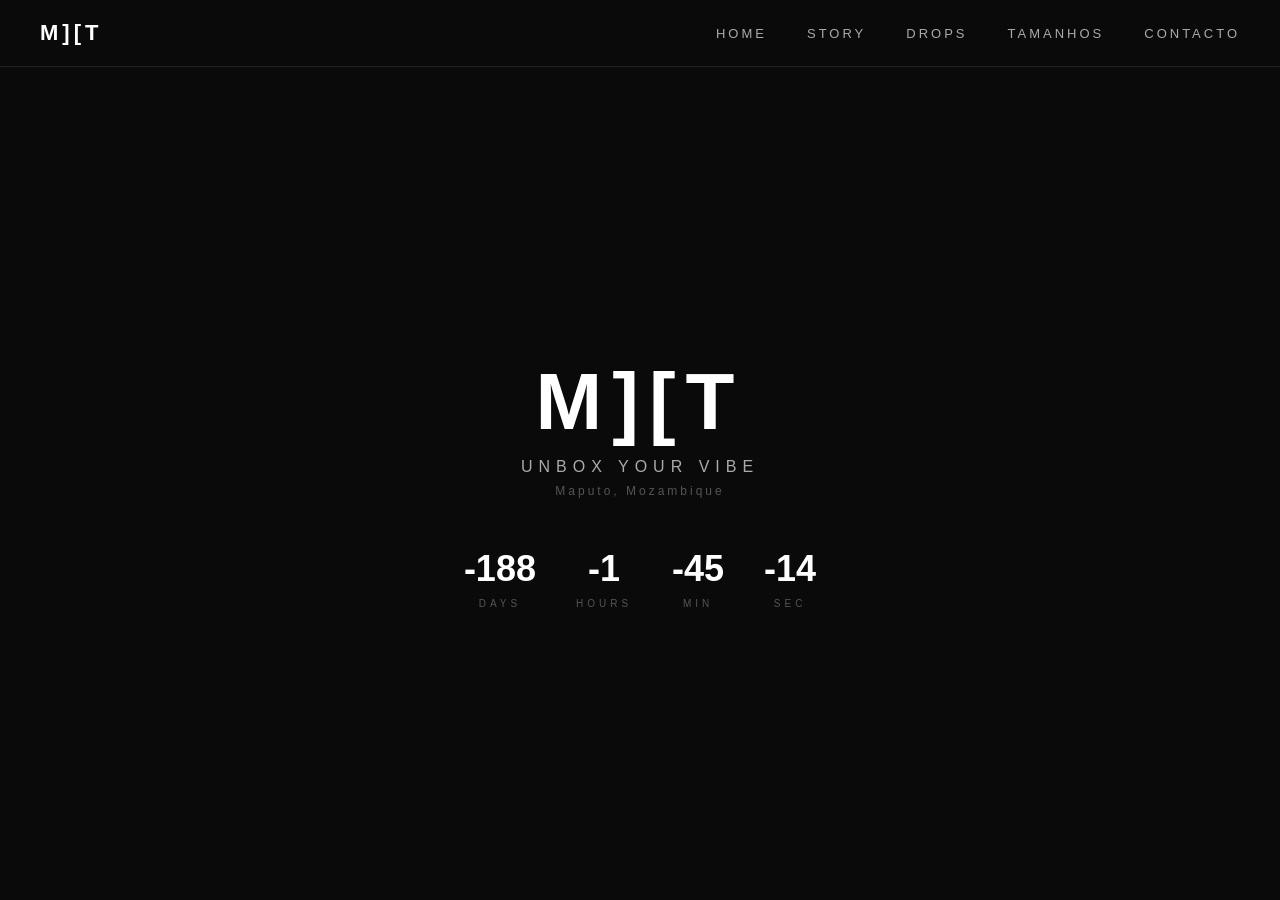
<file: index.html>
<!DOCTYPE html>
<html>
  <head>
    <title>M][T</title>
    <link rel="stylesheet" href="style.css">
  </head>
  <body>

    <!-- BARRA DE NAVEGAÇÃO -->
    <nav>
      <div class="logo-nav">M][T</div>
      <ul>
        <li><a href="index.html" class="active">Home</a></li>
        <li><a href="pages/story.html">Story</a></li>
        <li><a href="pages/drops.html">Drops</a></li>
        <li><a href="pages/tamanhos.html">Tamanhos</a></li>
        <li><a href="pages/contacto.html">Contacto</a></li>
      </ul>
    </nav>

    <!-- CONTEÚDO PRINCIPAL -->
    <div class="hero">
      <h1 id="logo-anim"></h1>
      <p class="slogan">UNBOX YOUR VIBE</p>
      <p class="origem">Maputo, Mozambique</p>

      <div class="countdown">
         <div class="count-item">
      <span id="days">00</span>
      <p>DAYS</p>
    </div>
    <div class="count-item">
      <span id="hours">00</span>
      <p>HOURS</p>
    </div>
    <div class="count-item">
      <span id="minutes">00</span>
      <p>MIN</p>
    </div>
    <div class="count-item">
      <span id="seconds">00</span>
      <p>SEC</p>
    </div>
  </div>


    </div>
<script src="script.js"></script>
  </body>
</html>
</file>
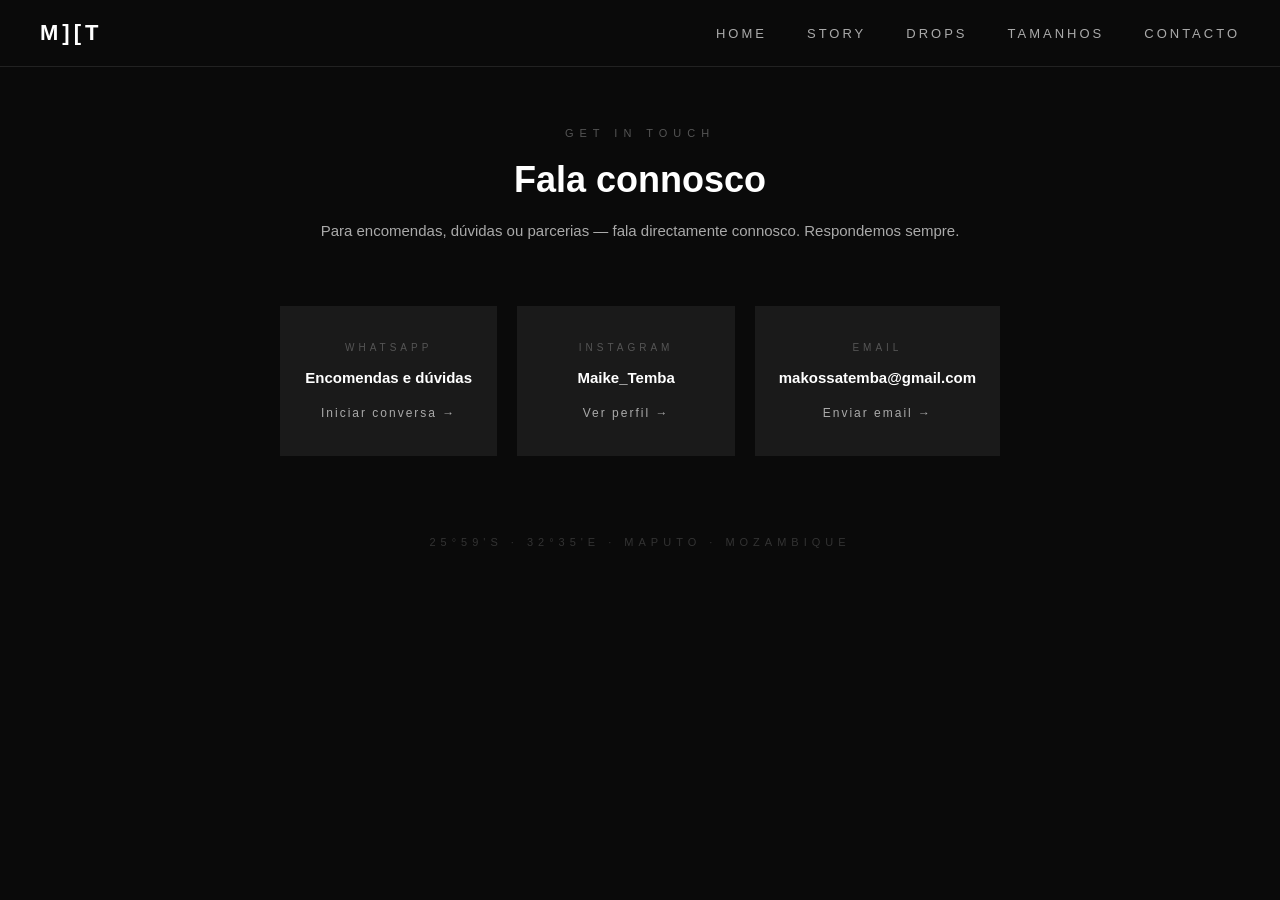
<file: pages/contacto.html>
<!DOCTYPE html>
<html>
  <head>
    <title>M][T — Contacto</title>
    <link rel="stylesheet" href="../style.css">
    <link rel="stylesheet" href="contacto.css">
  </head>
  <body>

    <!-- NAVEGAÇÃO -->
    <nav>
      <div class="logo-nav">M][T</div>
      <ul>
        <li><a href="../index.html">Home</a></li>
        <li><a href="story.html">Story</a></li>
        <li><a href="drops.html">Drops</a></li>
        <li><a href="tamanhos.html">Tamanhos</a></li>
        <li><a href="contacto.html" class="active">Contacto</a></li>
      </ul>
    </nav>

    <!-- CONTEÚDO -->
    <div class="contacto-container">

      <p class="contacto-label">GET IN TOUCH</p>

      <h2 class="contacto-title">Fala connosco</h2>

      <p class="contacto-desc">
        Para encomendas, dúvidas ou parcerias —
        fala directamente connosco.
        Respondemos sempre.
      </p>

      <!-- OPÇÕES DE CONTACTO -->
      <div class="contacto-grid">

        <!-- WHATSAPP -->
        <a href="https://wa.me/258878120580?text=Ol%C3%A1%2C%20tenho%20interesse%20na%20M%5D%5BT." 
           class="contacto-card" target="_blank">
          <p class="contacto-tipo">WHATSAPP</p>
          <p class="contacto-info">Encomendas e dúvidas</p>
          <p class="contacto-action">Iniciar conversa →</p>
        </a>

        <!-- INSTAGRAM -->
        <a href="https://www.instagram.com/maiketemba?igsh=ZWxyOG9nNTlxNXg0" 
           class="contacto-card" target="_blank">
          <p class="contacto-tipo">INSTAGRAM</p>
          <p class="contacto-info">Maike_Temba</p>
          <p class="contacto-action">Ver perfil →</p>
        </a>

        <!-- EMAIL -->
        <a href="mailto:makossatemba@gmail.com" 
           class="contacto-card">
          <p class="contacto-tipo">EMAIL</p>
          <p class="contacto-info">makossatemba@gmail.com</p>
          <p class="contacto-action">Enviar email →</p>
        </a>

      </div>

      <!-- ORIGEM -->
      <p class="contacto-origin">
        25°59'S · 32°35'E · MAPUTO · MOZAMBIQUE
      </p>

    </div>

  </body>
</html>
</file>
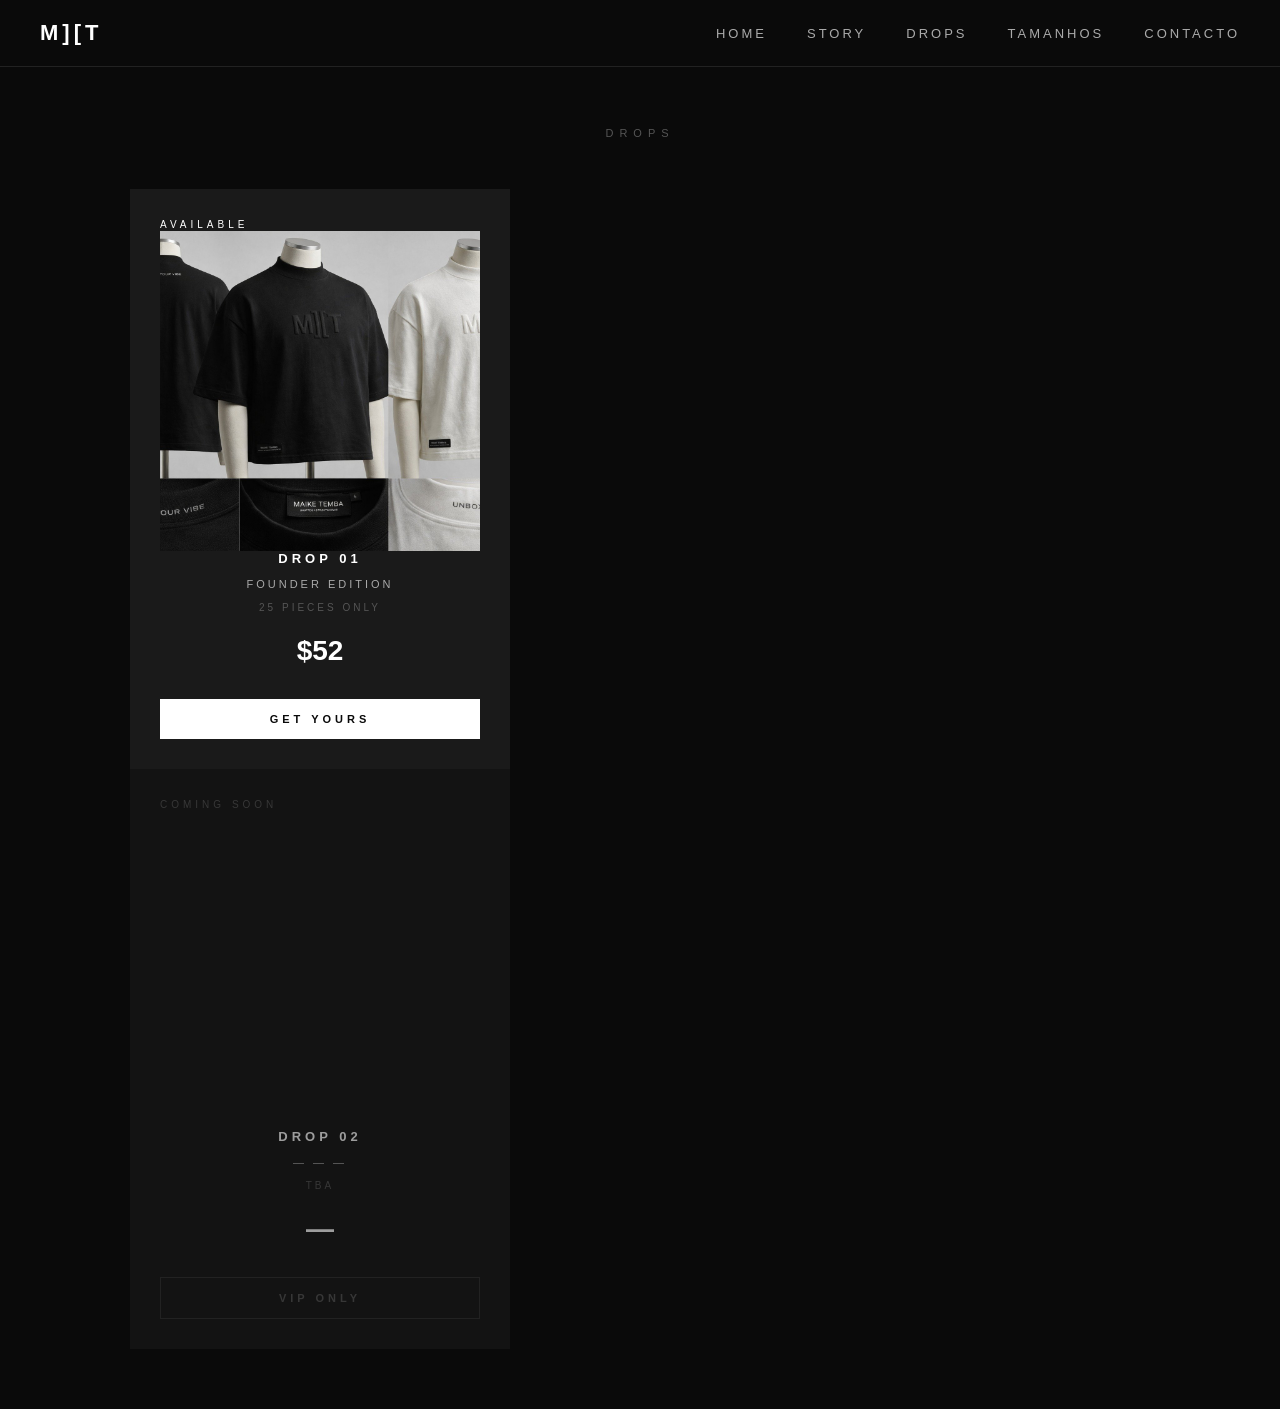
<file: pages/drops.html>
<!DOCTYPE html>
<html>
  <head>
    <title>M][T — Drops</title>
    <link rel="stylesheet" href="../style.css">
    <link rel="stylesheet" href="drops.css">
  </head>
  <body>

    <!-- NAVEGAÇÃO -->
    <nav>
      <div class="logo-nav">M][T</div>
      <ul>
        <li><a href="../index.html">Home</a></li>
        <li><a href="story.html">Story</a></li>
        <li><a href="drops.html" class="active">Drops</a></li>
        <li><a href="tamanhos.html">Tamanhos</a></li>
        <li><a href="contacto.html">Contacto</a></li>
      </ul>
    </nav>

    <!-- CONTEÚDO -->
    <div class="drops-container">

      <p class="drops-label">DROPS</p>

      <div class="drops-grid" style="display:flex; flex-direction:column; align-items:center;"></div>

        <!-- DROP 01 -->
        <div class="drop-card">
          <div class="drop-status available">AVAILABLE</div>

          <img src="../assets/images/miit_black_tshirt.png"
       alt="M][T DROP 01 Black" 
       class="drop-img">

          <div class="drop-info">
            <p class="drop-number">DROP 01</p>
            <p class="drop-name">FOUNDER EDITION</p>
            <p class="drop-quantity">25 PIECES ONLY</p>
            <p class="drop-price">$52</p>
            <a href="https://wa.me/258878120580?text=Ol%C3%A1%2C%20tenho%20interesse%20no%20DROP%2001%20da%20M%5D%5BT." 
            class="drop-btn" target="_blank">GET YOURS</a>
          </div>
        </div>

        <!-- DROP 02 -->
        <div class="drop-card locked">
          <div class="drop-status coming">COMING SOON</div>
          <div class="drop-info">
            <p class="drop-number">DROP 02</p>
            <p class="drop-name">— — —</p>
            <p class="drop-quantity">TBA</p>
            <p class="drop-price">—</p>
            <button class="drop-btn locked-btn">VIP ONLY</button>
          </div>
        </div>

      </div>
    </div>

  </body>
</html>
</file>
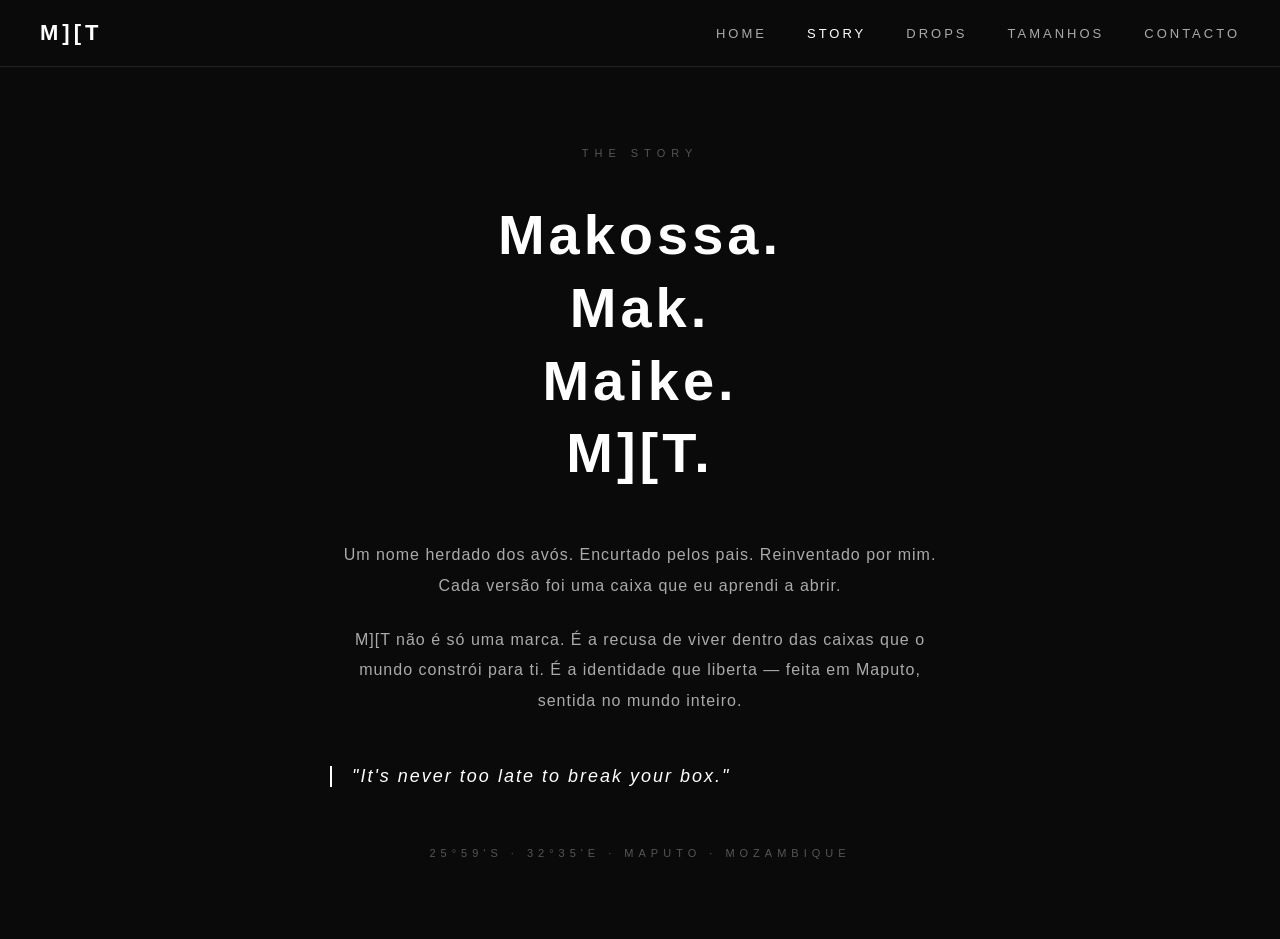
<file: pages/story.html>
<!DOCTYPE html>
<html>
  <head>
    <title>M][T — The Story</title>
    <link rel="stylesheet" href="../style.css">
    <link rel="stylesheet" href="../pages/story.css">
  </head>
  <body>

    <!-- NAVEGAÇÃO -->
    <nav>
      <div class="logo-nav">M][T</div>
      <ul>
        <li><a href="../index.html">Home</a></li>
        <li><a href="story.html" class="active">Story</a></li>
        <li><a href="drops.html">Drops</a></li>
        <li><a href="tamanhos.html">Tamanhos</a></li>
        <li><a href="contacto.html">contacto</a></li>
      </ul>
    </nav>

    <!-- CONTEÚDO -->
    <div class="story-container">

      <p class="story-label">THE STORY</p>

      <h1 class="story-title">
        Makossa.<br>
        Mak.<br>
        Maike.<br>
        M][T.
      </h1>

      <p class="story-text">
        Um nome herdado dos avós. Encurtado pelos pais. 
        Reinventado por mim. Cada versão foi uma caixa 
        que eu aprendi a abrir.
      </p>

      <p class="story-text">
        M][T não é só uma marca. É a recusa de viver 
        dentro das caixas que o mundo constrói para ti. 
        É a identidade que liberta — feita em Maputo, 
        sentida no mundo inteiro.
      </p>

      <p class="story-quote">
        "It's never too late to break your box."
      </p>

      <p class="story-origin">
        25°59'S · 32°35'E · MAPUTO · MOZAMBIQUE
      </p>

    </div>

  </body>
</html>
</file>
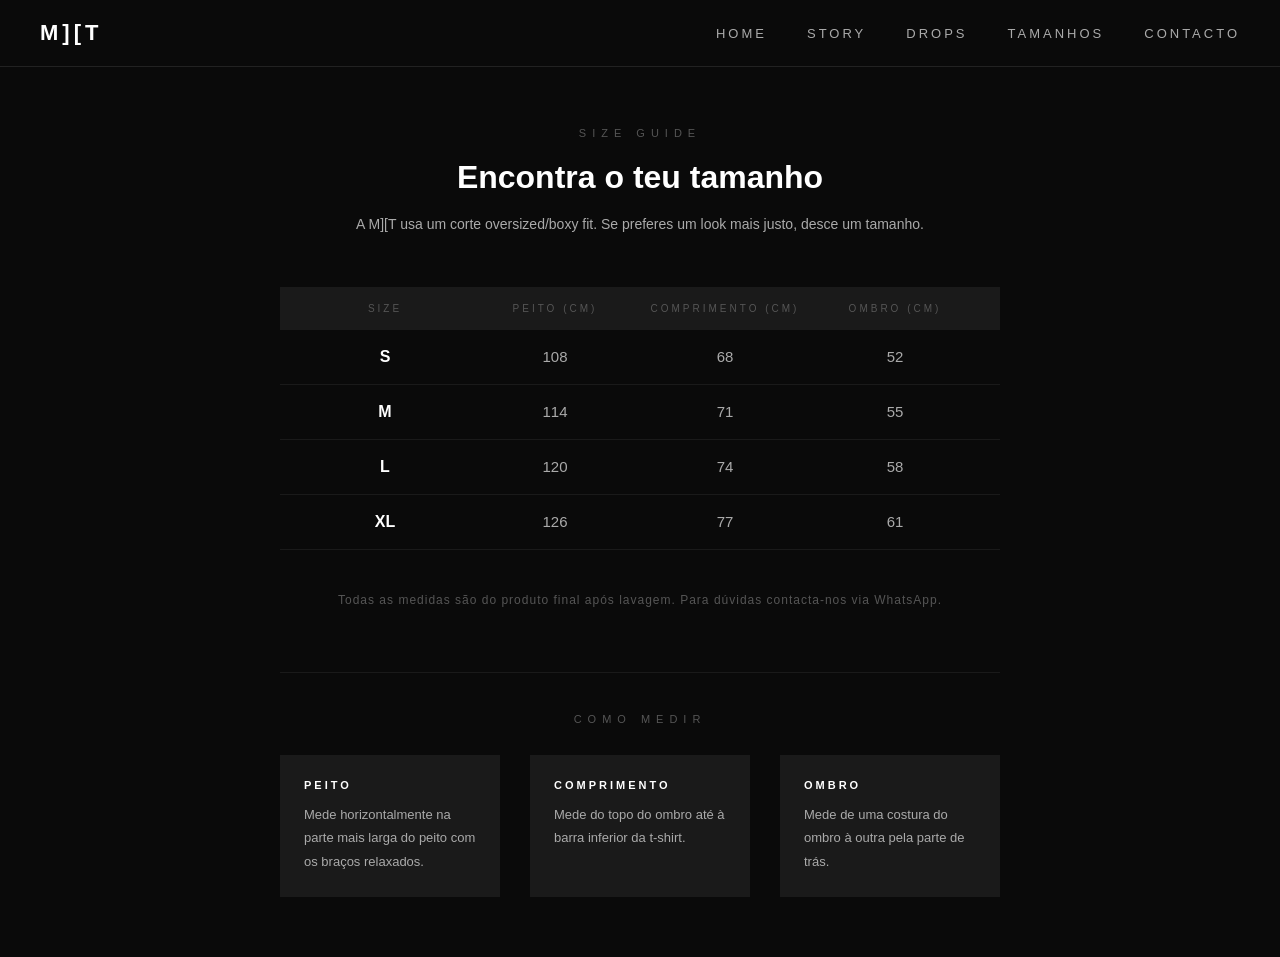
<file: pages/tamanhos.html>
<!DOCTYPE html>
<html>
  <head>
    <title>M][T — Tamanhos</title>
    <link rel="stylesheet" href="../style.css">
    <link rel="stylesheet" href="tamanhos.css">
  </head>
  <body>

    <!-- NAVEGAÇÃO -->
    <nav>
      <div class="logo-nav">M][T</div>
      <ul>
        <li><a href="../index.html">Home</a></li>
        <li><a href="story.html">Story</a></li>
        <li><a href="drops.html">Drops</a></li>
        <li><a href="tamanhos.html" class="active">Tamanhos</a></li>
        <li><a href="#">Contacto</a></li>
      </ul>
    </nav>

    <!-- CONTEÚDO -->
    <div class="tamanhos-container">

      <p class="tamanhos-label">SIZE GUIDE</p>

      <h2 class="tamanhos-title">Encontra o teu tamanho</h2>

      <p class="tamanhos-desc">
        A M][T usa um corte oversized/boxy fit. 
        Se preferes um look mais justo, desce um tamanho.
      </p>

      <!-- TABELA -->
      <div class="tabela">

        <div class="tabela-header">
          <span>SIZE</span>
          <span>PEITO (cm)</span>
          <span>COMPRIMENTO (cm)</span>
          <span>OMBRO (cm)</span>
        </div>

        <div class="tabela-row">
          <span class="size-tag">S</span>
          <span>108</span>
          <span>68</span>
          <span>52</span>
        </div>

        <div class="tabela-row">
          <span class="size-tag">M</span>
          <span>114</span>
          <span>71</span>
          <span>55</span>
        </div>

        <div class="tabela-row">
          <span class="size-tag">L</span>
          <span>120</span>
          <span>74</span>
          <span>58</span>
        </div>

        <div class="tabela-row">
          <span class="size-tag">XL</span>
          <span>126</span>
          <span>77</span>
          <span>61</span>
        </div>

      </div>

      <!-- NOTA -->
      <p class="tamanhos-nota">
        Todas as medidas são do produto final após lavagem.
        Para dúvidas contacta-nos via WhatsApp.
      </p>

      <!-- COMO MEDIR -->
      <div class="como-medir">
        <p class="como-label">COMO MEDIR</p>
        <div class="como-grid">
          <div class="como-item">
            <p class="como-titulo">PEITO</p>
            <p class="como-desc">Mede horizontalmente na parte mais larga do peito com os braços relaxados.</p>
          </div>
          <div class="como-item">
            <p class="como-titulo">COMPRIMENTO</p>
            <p class="como-desc">Mede do topo do ombro até à barra inferior da t-shirt.</p>
          </div>
          <div class="como-item">
            <p class="como-titulo">OMBRO</p>
            <p class="como-desc">Mede de uma costura do ombro à outra pela parte de trás.</p>
          </div>
        </div>
      </div>

    </div>

  </body>
</html>
</file>
<file: style.css>
/* GERAL */
* {
  margin: 0;
  padding: 0;
  box-sizing: border-box;
}

body {
  background-color: #0A0A0A;
  color: white;
  font-family: Arial, sans-serif;
}

/* NAVEGAÇÃO */
nav {
  display: flex;
  justify-content: space-between;
  align-items: center;
  padding: 20px 40px;
  border-bottom: 1px solid #222222;
}

.logo-nav {
  font-size: 22px;
  font-weight: bold;
  letter-spacing: 4px;
  color: white;
}

nav ul {
  list-style: none;
  display: flex;
  gap: 40px;
}

nav ul li a {
  color: #AAAAAA;
  text-decoration: none;
  font-size: 13px;
  letter-spacing: 3px;
  text-transform: uppercase;
}

nav ul li a:hover {
  color: white;
}

/* HERO — CENTRO DA PÁGINA */
.hero {
  display: flex;
  flex-direction: column;
  align-items: center;
  justify-content: center;
  height: calc(100vh - 70px);
  text-align: center;
}

h1 {
  font-size: 80px;
  letter-spacing: 10px;
  font-weight: bold;
  margin-bottom: 10px;
}

.slogan {
  font-size: 16px;
  letter-spacing: 6px;
  color: #AAAAAA;
  margin-bottom: 8px;
}

.origem {
  font-size: 12px;
  letter-spacing: 3px;
  color: #555555;
}
.countdown {
  display: flex;
  gap: 40px;
  margin-top: 50px;
}

.count-item {
  text-align: center;
}

.count-item span {
  font-size: 36px;
  font-weight: bold;
  color: white;
  display: block;
}

.count-item p {
  font-size: 10px;
  letter-spacing: 4px;
  color: #555555;
  margin-top: 8px;
}

/* ── MOBILE ───────────────────────────── */
@media (max-width: 768px) {

  nav {
    flex-direction: column;
    padding: 16px 20px;
    gap: 12px;
  }

  nav ul {
    gap: 16px;
    flex-wrap: wrap;
    justify-content: center;
  }

  nav ul li a {
    font-size: 11px;
    letter-spacing: 2px;
  }

  h1 {
    font-size: 52px;
    letter-spacing: 6px;
  }

  .slogan {
    font-size: 13px;
    letter-spacing: 4px;
  }

  .countdown {
    gap: 20px;
  }

  .count-item span {
    font-size: 28px;
  }

}
</file>
<file: pages/contacto.css>
.contacto-container {
  max-width: 800px;
  margin: 0 auto;
  padding: 60px 40px;
  text-align: center;
}

.contacto-label {
  font-size: 11px;
  letter-spacing: 6px;
  color: #555555;
  margin-bottom: 20px;
}

.contacto-title {
  font-size: 36px;
  font-weight: bold;
  color: white;
  margin-bottom: 16px;
}

.contacto-desc {
  font-size: 15px;
  color: #AAAAAA;
  line-height: 1.9;
  margin-bottom: 60px;
}

/* GRID */
.contacto-grid {
  display: grid;
  grid-template-columns: 1fr 1fr 1fr;
  gap: 20px;
  margin-bottom: 80px;
}

.contacto-card {
  background-color: #1A1A1A;
  padding: 36px 24px;
  text-decoration: none;
  display: block;
  transition: background-color 0.3s;
}

.contacto-card:hover {
  background-color: #222222;
}

.contacto-tipo {
  font-size: 10px;
  letter-spacing: 4px;
  color: #555555;
  margin-bottom: 16px;
}

.contacto-info {
  font-size: 15px;
  color: #FFFFFF;
  font-weight: bold;
  margin-bottom: 20px;
}

.contacto-action {
  font-size: 12px;
  color: #AAAAAA;
  letter-spacing: 2px;
}

.contacto-card:hover .contacto-action {
  color: white;
}

.contacto-origin {
  font-size: 11px;
  letter-spacing: 5px;
  color: #333333;
}
</file>
<file: pages/drops.css>
.drops-container {
  max-width: 1100px;
  margin: 0 auto;
  padding: 60px 40px;
  text-align: center;
}

.drops-label {
  font-size: 11px;
  letter-spacing: 6px;
  color: #555555;
  margin-bottom: 50px;
  text-transform: uppercase;
}

.drops-grid {
  display: flex;
  gap: 30px;
  justify-content: center;
  flex-wrap: wrap;
}

.drop-card {
  background-color: #1A1A1A;
  width: 380px;
  height: 580px;
  display: flex;
  flex-direction: column;
  justify-content: space-between;
  padding: 30px;
  position: relative;
}

.drop-card.locked {
  opacity: 0.6;
}

.drop-status {
  font-size: 10px;
  letter-spacing: 4px;
  text-transform: uppercase;
  align-self: flex-start;
}

.available {
  color: #FFFFFF;
}

.coming {
  color: #555555;
}

.drop-info {
  display: flex;
  flex-direction: column;
  gap: 12px;
}

.drop-number {
  font-size: 13px;
  font-weight: bold;
  letter-spacing: 4px;
  color: #FFFFFF;
}

.drop-name {
  font-size: 11px;
  letter-spacing: 3px;
  color: #AAAAAA;
}

.drop-quantity {
  font-size: 10px;
  letter-spacing: 3px;
  color: #555555;
}

.drop-price {
  font-size: 28px;
  font-weight: bold;
  color: #FFFFFF;
  margin-top: 10px;
}

.drop-btn {
  background-color: #FFFFFF;
  color: #0A0A0A;
  border: none;
  padding: 14px 0;
  font-size: 11px;
  font-weight: bold;
  letter-spacing: 4px;
  cursor: pointer;
  margin-top: 20px;
  width: 100%;
}

.drop-btn:hover {
  background-color: #AAAAAA;
}

.locked-btn {
  background-color: transparent;
  color: #555555;
  border: 1px solid #333333;
}

.locked-btn:hover {
  background-color: transparent;
  color: #555555;
}

.drop-btn {
  text-decoration: none;
  display: block;
  text-align: center;
}

.drop-img {
  width: 100%;
  height: 320px;
  object-fit: cover;
  object-position: top;
  display: block;
}

@media (max-width: 768px) {

 .drops-grid {
  display: flex;
  gap: 30px;
  justify-content: center;
  flex-wrap: wrap;
}

  .drop-card {
    width: 90% !important;
    height: auto !important;
  }

  .drop-img {
    height: 260px !important;
  }

}
</file>
<file: pages/story.css>
.story-container {
  max-width: 700px;
  margin: 0 auto;
  padding: 80px 40px;
  text-align: center;
}

.story-label {
  font-size: 11px;
  letter-spacing: 6px;
  color: #555555;
  margin-bottom: 40px;
  text-transform: uppercase;
}

.story-title {
  font-size: 56px;
  font-weight: bold;
  letter-spacing: 4px;
  line-height: 1.3;
  margin-bottom: 50px;
  color: white;
}

.story-text {
  font-size: 16px;
  color: #AAAAAA;
  line-height: 1.9;
  margin-bottom: 24px;
  letter-spacing: 1px;
}

.story-quote {
  font-size: 18px;
  color: white;
  font-style: italic;
  margin: 50px 0;
  letter-spacing: 2px;
  border-left: 2px solid white;
  padding-left: 20px;
  text-align: left;
}

.story-origin {
  font-size: 11px;
  letter-spacing: 5px;
  color: #555555;
  margin-top: 60px;
}

.active {
  color: white !important;
}
</file>
<file: pages/tamanhos.css>
.tamanhos-container {
  max-width: 800px;
  margin: 0 auto;
  padding: 60px 40px;
  text-align: center;
}

.tamanhos-label {
  font-size: 11px;
  letter-spacing: 6px;
  color: #555555;
  margin-bottom: 20px;
}

.tamanhos-title {
  font-size: 32px;
  font-weight: bold;
  color: white;
  margin-bottom: 16px;
}

.tamanhos-desc {
  font-size: 14px;
  color: #AAAAAA;
  margin-bottom: 50px;
  line-height: 1.8;
}

/* TABELA */
.tabela {
  width: 100%;
  margin-bottom: 40px;
}

.tabela-header {
  display: grid;
  grid-template-columns: 1fr 1fr 1fr 1fr;
  background-color: #1A1A1A;
  padding: 16px 20px;
  font-size: 10px;
  letter-spacing: 3px;
  color: #555555;
  text-transform: uppercase;
}

.tabela-row {
  display: grid;
  grid-template-columns: 1fr 1fr 1fr 1fr;
  padding: 18px 20px;
  font-size: 15px;
  color: #AAAAAA;
  border-bottom: 1px solid #1A1A1A;
}

.tabela-row:hover {
  background-color: #111111;
}

.size-tag {
  color: white;
  font-weight: bold;
  font-size: 16px;
}

.tamanhos-nota {
  font-size: 12px;
  color: #555555;
  letter-spacing: 1px;
  margin-bottom: 60px;
  line-height: 1.8;
}

/* COMO MEDIR */
.como-medir {
  text-align: left;
  border-top: 1px solid #1A1A1A;
  padding-top: 40px;
}

.como-label {
  font-size: 11px;
  letter-spacing: 6px;
  color: #555555;
  margin-bottom: 30px;
  text-align: center;
}

.como-grid {
  display: grid;
  grid-template-columns: 1fr 1fr 1fr;
  gap: 30px;
}

.como-item {
  background-color: #1A1A1A;
  padding: 24px;
}

.como-titulo {
  font-size: 11px;
  letter-spacing: 3px;
  color: white;
  font-weight: bold;
  margin-bottom: 12px;
}

.como-desc {
  font-size: 13px;
  color: #AAAAAA;
  line-height: 1.8;
}
</file>
